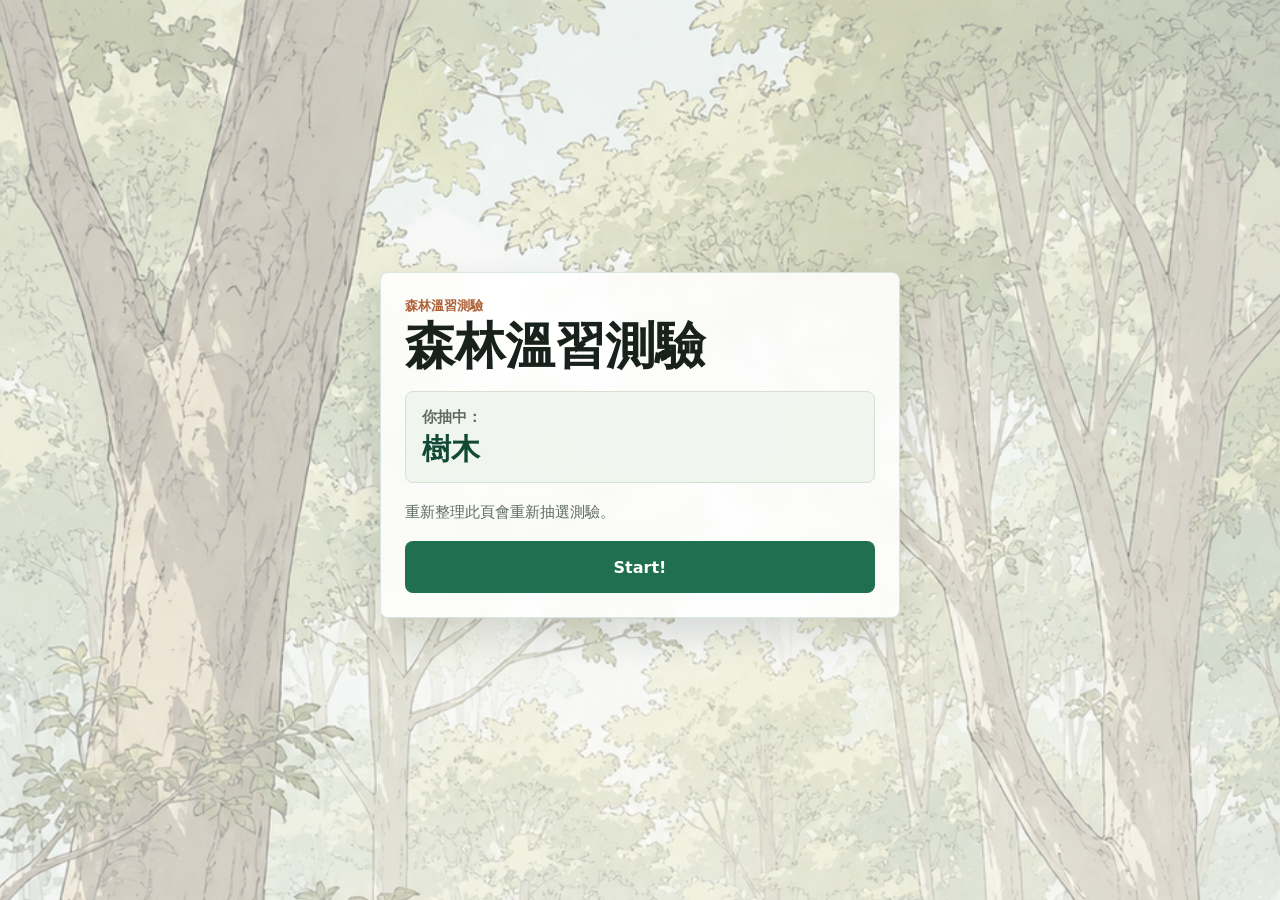
<file: index.html>
<!doctype html>
<html lang="zh-Hant">
  <head>
    <meta charset="utf-8" />
    <meta name="viewport" content="width=device-width, initial-scale=1" />
    <title>森林溫習測驗</title>
    <style>
      :root {
        --bg: #f6f2e8;
        --surface: #ffffff;
        --ink: #18211c;
        --muted: #5f6b60;
        --line: #d7dfd0;
        --forest: #1f6f50;
        --forest-dark: #114836;
        --gold: #d8a23a;
        --clay: #ad6036;
        --shadow: 0 16px 38px rgba(24, 33, 28, 0.14);
        --assignment-background: url("trees/assets/backgrounds/tree-background.png");
      }

      html[data-assignment="butterflies"] {
        --assignment-background: url("butterflies/assets/backgrounds/butterfly-background.png");
      }

      * {
        box-sizing: border-box;
      }

      html {
        min-height: 100%;
        background-color: var(--bg);
        background-image:
          linear-gradient(rgba(246, 242, 232, 0.16), rgba(246, 242, 232, 0.3)),
          var(--assignment-background);
        background-position: center top;
        background-repeat: no-repeat;
        background-size: cover;
        color: var(--ink);
        font-family: system-ui, -apple-system, BlinkMacSystemFont, "Segoe UI",
          sans-serif;
      }

      body {
        background: transparent;
        margin: 0;
        min-height: 100vh;
      }

      button {
        border: 0;
        border-radius: 8px;
        cursor: pointer;
        font: inherit;
        font-weight: 800;
      }

      button:focus-visible {
        outline: 3px solid rgba(216, 162, 58, 0.86);
        outline-offset: 3px;
      }

      .shell {
        display: grid;
        min-height: 100vh;
        padding: 18px 14px 28px;
        place-items: center;
      }

      .assignment {
        backdrop-filter: blur(8px);
        background: rgba(255, 255, 255, 0.88);
        border: 1px solid rgba(31, 111, 80, 0.16);
        border-radius: 8px;
        box-shadow: var(--shadow);
        display: grid;
        gap: 18px;
        max-width: 520px;
        padding: 24px;
        width: 100%;
      }

      .eyebrow {
        color: var(--clay);
        font-size: 0.82rem;
        font-weight: 900;
        letter-spacing: 0;
        margin: 0 0 4px;
      }

      h1,
      p {
        margin: 0;
      }

      h1 {
        font-size: clamp(2rem, 9vw, 3.15rem);
        line-height: 1.08;
      }

      .assigned {
        background: rgba(238, 244, 237, 0.88);
        border: 1px solid var(--line);
        border-radius: 8px;
        display: grid;
        gap: 6px;
        padding: 16px;
      }

      .assigned-label {
        color: var(--muted);
        font-size: 0.92rem;
        font-weight: 800;
      }

      .assigned-value {
        color: var(--forest-dark);
        font-size: 1.8rem;
        font-weight: 900;
        line-height: 1.15;
      }

      .copy {
        color: var(--muted);
        font-size: 0.96rem;
        line-height: 1.45;
      }

      .start-button {
        background: var(--forest);
        color: #fff;
        min-height: 52px;
        padding: 13px 18px;
        width: 100%;
      }

      .start-button:active {
        transform: translateY(1px);
      }
    </style>
  </head>
  <body>
    <main class="shell">
      <section class="assignment" aria-live="polite">
        <div>
          <p class="eyebrow">森林溫習測驗</p>
          <h1>森林溫習測驗</h1>
        </div>

        <div class="assigned">
          <p class="assigned-label">你抽中：</p>
          <p id="assignedValue" class="assigned-value">載入中</p>
        </div>

        <p class="copy">重新整理此頁會重新抽選測驗。</p>
        <button id="startButton" class="start-button" type="button">Start!</button>
      </section>
    </main>

    <script>
      (function () {
        const QUIZZES = {
          trees: {
            label: "樹木",
            path: "trees/happy%20tree%20friends.html?start=1",
          },
          butterflies: {
            label: "蝴蝶",
            path: "butterflies/butterfly.html?start=1",
          },
        };

        const assignedValue = document.querySelector("#assignedValue");
        const startButton = document.querySelector("#startButton");

        function chooseAssignment() {
          return Math.random() < 0.5 ? "trees" : "butterflies";
        }

        const assignment = chooseAssignment();
        const quiz = QUIZZES[assignment];
        document.documentElement.dataset.assignment = assignment;
        assignedValue.textContent = quiz.label;

        startButton.addEventListener("click", () => {
          window.location.href = quiz.path;
        });
      })();
    </script>
  </body>
</html>
</file>
<file: butterflies/styles.css>
:root {
  --bg: #f7f3ea;
  --surface: #ffffff;
  --surface-alt: #eef6f2;
  --ink: #1f251f;
  --muted: #667167;
  --line: #d8dfd3;
  --leaf: #19745d;
  --leaf-dark: #0d493d;
  --amber: #d79228;
  --amber-soft: #f1ddad;
  --sky: #247fa0;
  --danger: #8f2f28;
  --shadow: 0 14px 30px rgba(31, 37, 31, 0.12);
}

* {
  box-sizing: border-box;
}

html {
  min-height: 100%;
  background-color: var(--bg);
  background-image:
    linear-gradient(rgba(247, 243, 234, 0.16), rgba(247, 243, 234, 0.28)),
    url("assets/backgrounds/butterfly-background.png");
  background-position: center top;
  background-repeat: no-repeat;
  background-size: cover;
  color: var(--ink);
  font-family: system-ui, -apple-system, BlinkMacSystemFont, "Segoe UI", sans-serif;
}

body {
  background: transparent;
  margin: 0;
  min-height: 100vh;
}

button {
  border: 0;
  border-radius: 8px;
  cursor: pointer;
  font: inherit;
  font-weight: 800;
}

button:focus-visible {
  outline: 3px solid rgba(36, 127, 160, 0.82);
  outline-offset: 3px;
}

img {
  display: block;
  max-width: 100%;
}

.shell {
  margin: 0 auto;
  min-height: 100vh;
  max-width: 720px;
  padding: 16px 14px 28px;
}

.topbar {
  align-items: center;
  backdrop-filter: blur(8px);
  background: rgba(247, 243, 234, 0.82);
  display: flex;
  gap: 12px;
  justify-content: space-between;
  margin: -16px -14px 0;
  padding: 16px 14px 14px;
  position: sticky;
  top: 0;
  z-index: 10;
}

.eyebrow {
  color: var(--amber);
  font-size: 0.78rem;
  font-weight: 900;
  letter-spacing: 0;
  margin: 0 0 2px;
}

h1,
h2,
p {
  margin: 0;
}

h1 {
  font-size: 1.65rem;
  line-height: 1.15;
}

h2 {
  font-size: 1.35rem;
  line-height: 1.22;
}

.status-chip {
  align-items: center;
  background: var(--leaf-dark);
  border-radius: 8px;
  color: #fff;
  display: inline-flex;
  font-size: 0.98rem;
  font-weight: 900;
  justify-content: center;
  min-height: 42px;
  min-width: 74px;
  padding: 8px 10px;
  white-space: nowrap;
}

.screen {
  display: grid;
  gap: 14px;
}

.panel {
  background: rgba(255, 255, 255, 0.9);
  border: 1px solid rgba(25, 116, 93, 0.16);
  border-radius: 8px;
  box-shadow: var(--shadow);
  padding: 14px;
}

.study-intro {
  display: grid;
  gap: 10px;
}

.study-copy {
  color: var(--muted);
  font-size: 0.95rem;
  line-height: 1.45;
}

.actions {
  display: grid;
  gap: 10px;
  grid-template-columns: 1fr;
}

.primary,
.secondary,
.answer-option {
  min-height: 48px;
  padding: 12px 14px;
}

.primary {
  background: var(--leaf);
  color: #fff;
}

.secondary {
  background: var(--amber-soft);
  color: #4e3516;
}

.butterfly-grid {
  display: grid;
  gap: 10px;
  grid-template-columns: repeat(2, minmax(0, 1fr));
}

.butterfly-card {
  background: rgba(255, 255, 255, 0.88);
  border: 1px solid var(--line);
  border-radius: 8px;
  overflow: hidden;
}

.butterfly-card img {
  aspect-ratio: 1 / 1;
  background: var(--surface-alt);
  height: auto;
  object-fit: cover;
  width: 100%;
}

.butterfly-name {
  align-items: center;
  display: flex;
  font-size: 0.9rem;
  font-weight: 900;
  justify-content: center;
  line-height: 1.25;
  min-height: 46px;
  overflow-wrap: anywhere;
  padding: 8px;
  text-align: center;
  word-break: keep-all;
}

.quiz-card {
  display: grid;
  gap: 14px;
}

.quiz-meta {
  align-items: center;
  color: var(--muted);
  display: flex;
  font-size: 0.92rem;
  font-weight: 800;
  justify-content: space-between;
}

.question-image {
  background: var(--surface-alt);
  border: 1px solid var(--line);
  border-radius: 8px;
  overflow: hidden;
}

.question-image img {
  aspect-ratio: 1 / 1;
  height: auto;
  object-fit: cover;
  width: 100%;
}

.answer-grid {
  display: grid;
  gap: 10px;
}

.answer-option {
  background: var(--surface);
  border: 1px solid var(--line);
  color: var(--ink);
  line-height: 1.3;
  text-align: center;
}

.answer-option:active,
.primary:active,
.secondary:active {
  transform: translateY(1px);
}

.result {
  display: grid;
  gap: 14px;
  text-align: center;
}

.score {
  align-items: baseline;
  color: var(--leaf-dark);
  display: flex;
  gap: 6px;
  justify-content: center;
}

.score strong {
  font-size: 4rem;
  line-height: 1;
}

.score span {
  color: var(--muted);
  font-size: 1.2rem;
  font-weight: 900;
}

.error {
  border-color: rgba(143, 47, 40, 0.35);
  color: var(--danger);
}

@media (min-width: 430px) {
  .butterfly-grid {
    grid-template-columns: repeat(3, minmax(0, 1fr));
  }

  .answer-grid {
    grid-template-columns: repeat(2, minmax(0, 1fr));
  }
}

@media (min-width: 640px) {
  .butterfly-grid {
    grid-template-columns: repeat(4, minmax(0, 1fr));
  }
}
</file>
<file: trees/styles.css>
:root {
  --bg: #f6f2e8;
  --surface: #ffffff;
  --surface-alt: #eef4ed;
  --ink: #18211c;
  --muted: #647064;
  --line: #d7dfd0;
  --forest: #1f6f50;
  --forest-dark: #114836;
  --clay: #ad6036;
  --gold: #d8a23a;
  --danger: #8f2f28;
  --shadow: 0 14px 32px rgba(24, 33, 28, 0.12);
}

* {
  box-sizing: border-box;
}

html {
  min-height: 100%;
  background-color: var(--bg);
  background-image:
    linear-gradient(rgba(246, 242, 232, 0.18), rgba(246, 242, 232, 0.3)),
    url("assets/backgrounds/tree-background.png");
  background-position: center top;
  background-repeat: no-repeat;
  background-size: cover;
  color: var(--ink);
  font-family: system-ui, -apple-system, BlinkMacSystemFont, "Segoe UI", sans-serif;
}

body {
  background: transparent;
  margin: 0;
  min-height: 100vh;
}

button {
  border: 0;
  border-radius: 8px;
  cursor: pointer;
  font: inherit;
  font-weight: 700;
}

button:focus-visible {
  outline: 3px solid rgba(216, 162, 58, 0.85);
  outline-offset: 3px;
}

img {
  display: block;
  max-width: 100%;
}

.shell {
  margin: 0 auto;
  min-height: 100vh;
  max-width: 520px;
  padding: 16px 14px 28px;
}

.topbar {
  align-items: center;
  backdrop-filter: blur(8px);
  background: rgba(246, 242, 232, 0.82);
  display: flex;
  gap: 12px;
  justify-content: space-between;
  margin: -16px -14px 0;
  padding: 16px 14px 14px;
  position: sticky;
  top: 0;
  z-index: 10;
}

.eyebrow {
  color: var(--clay);
  font-size: 0.78rem;
  font-weight: 800;
  letter-spacing: 0;
  margin: 0 0 2px;
}

h1,
h2,
p {
  margin: 0;
}

h1 {
  font-size: 1.65rem;
  line-height: 1.15;
}

h2 {
  font-size: 1.35rem;
  line-height: 1.22;
}

.status-chip {
  align-items: center;
  background: var(--forest-dark);
  border-radius: 8px;
  color: #fff;
  display: inline-flex;
  font-size: 0.98rem;
  font-weight: 800;
  justify-content: center;
  min-height: 42px;
  min-width: 74px;
  padding: 8px 10px;
  white-space: nowrap;
}

.screen {
  display: grid;
  gap: 14px;
}

.panel {
  background: rgba(255, 255, 255, 0.9);
  border: 1px solid rgba(31, 111, 80, 0.14);
  border-radius: 8px;
  box-shadow: var(--shadow);
  padding: 14px;
}

.study-intro {
  display: grid;
  gap: 10px;
}

.study-copy {
  color: var(--muted);
  font-size: 0.95rem;
  line-height: 1.45;
}

.actions {
  display: grid;
  gap: 10px;
  grid-template-columns: 1fr;
}

.primary,
.secondary,
.answer-option {
  min-height: 48px;
  padding: 12px 14px;
}

.primary {
  background: var(--forest);
  color: #fff;
}

.secondary {
  background: #efe3cc;
  color: #4c3425;
}

.tree-grid {
  display: grid;
  gap: 10px;
  grid-template-columns: repeat(2, minmax(0, 1fr));
}

.tree-card {
  background: rgba(255, 255, 255, 0.88);
  border: 1px solid var(--line);
  border-radius: 8px;
  overflow: hidden;
}

.tree-card img {
  aspect-ratio: 4 / 3;
  background: var(--surface-alt);
  height: auto;
  object-fit: cover;
  width: 100%;
}

.tree-name {
  align-items: center;
  display: flex;
  font-size: 0.92rem;
  font-weight: 800;
  justify-content: center;
  line-height: 1.25;
  min-height: 46px;
  overflow-wrap: anywhere;
  padding: 8px;
  text-align: center;
  word-break: keep-all;
}

.quiz-card {
  display: grid;
  gap: 14px;
}

.quiz-meta {
  align-items: center;
  color: var(--muted);
  display: flex;
  font-size: 0.92rem;
  font-weight: 700;
  justify-content: space-between;
}

.question-image {
  background: var(--surface-alt);
  border: 1px solid var(--line);
  border-radius: 8px;
  overflow: hidden;
}

.question-image img {
  aspect-ratio: 4 / 3;
  height: auto;
  object-fit: cover;
  width: 100%;
}

.answer-grid {
  display: grid;
  gap: 10px;
}

.answer-option {
  background: var(--surface);
  border: 1px solid var(--line);
  color: var(--ink);
  line-height: 1.3;
  text-align: center;
}

.answer-option:active,
.primary:active,
.secondary:active {
  transform: translateY(1px);
}

.result {
  display: grid;
  gap: 14px;
  text-align: center;
}

.score {
  align-items: baseline;
  color: var(--forest-dark);
  display: flex;
  gap: 6px;
  justify-content: center;
}

.score strong {
  font-size: 4rem;
  line-height: 1;
}

.score span {
  color: var(--muted);
  font-size: 1.2rem;
  font-weight: 800;
}

.error {
  border-color: rgba(143, 47, 40, 0.35);
  color: var(--danger);
}

@media (min-width: 430px) {
  .tree-grid {
    grid-template-columns: repeat(3, minmax(0, 1fr));
  }

  .answer-grid {
    grid-template-columns: repeat(2, minmax(0, 1fr));
  }
}
</file>
